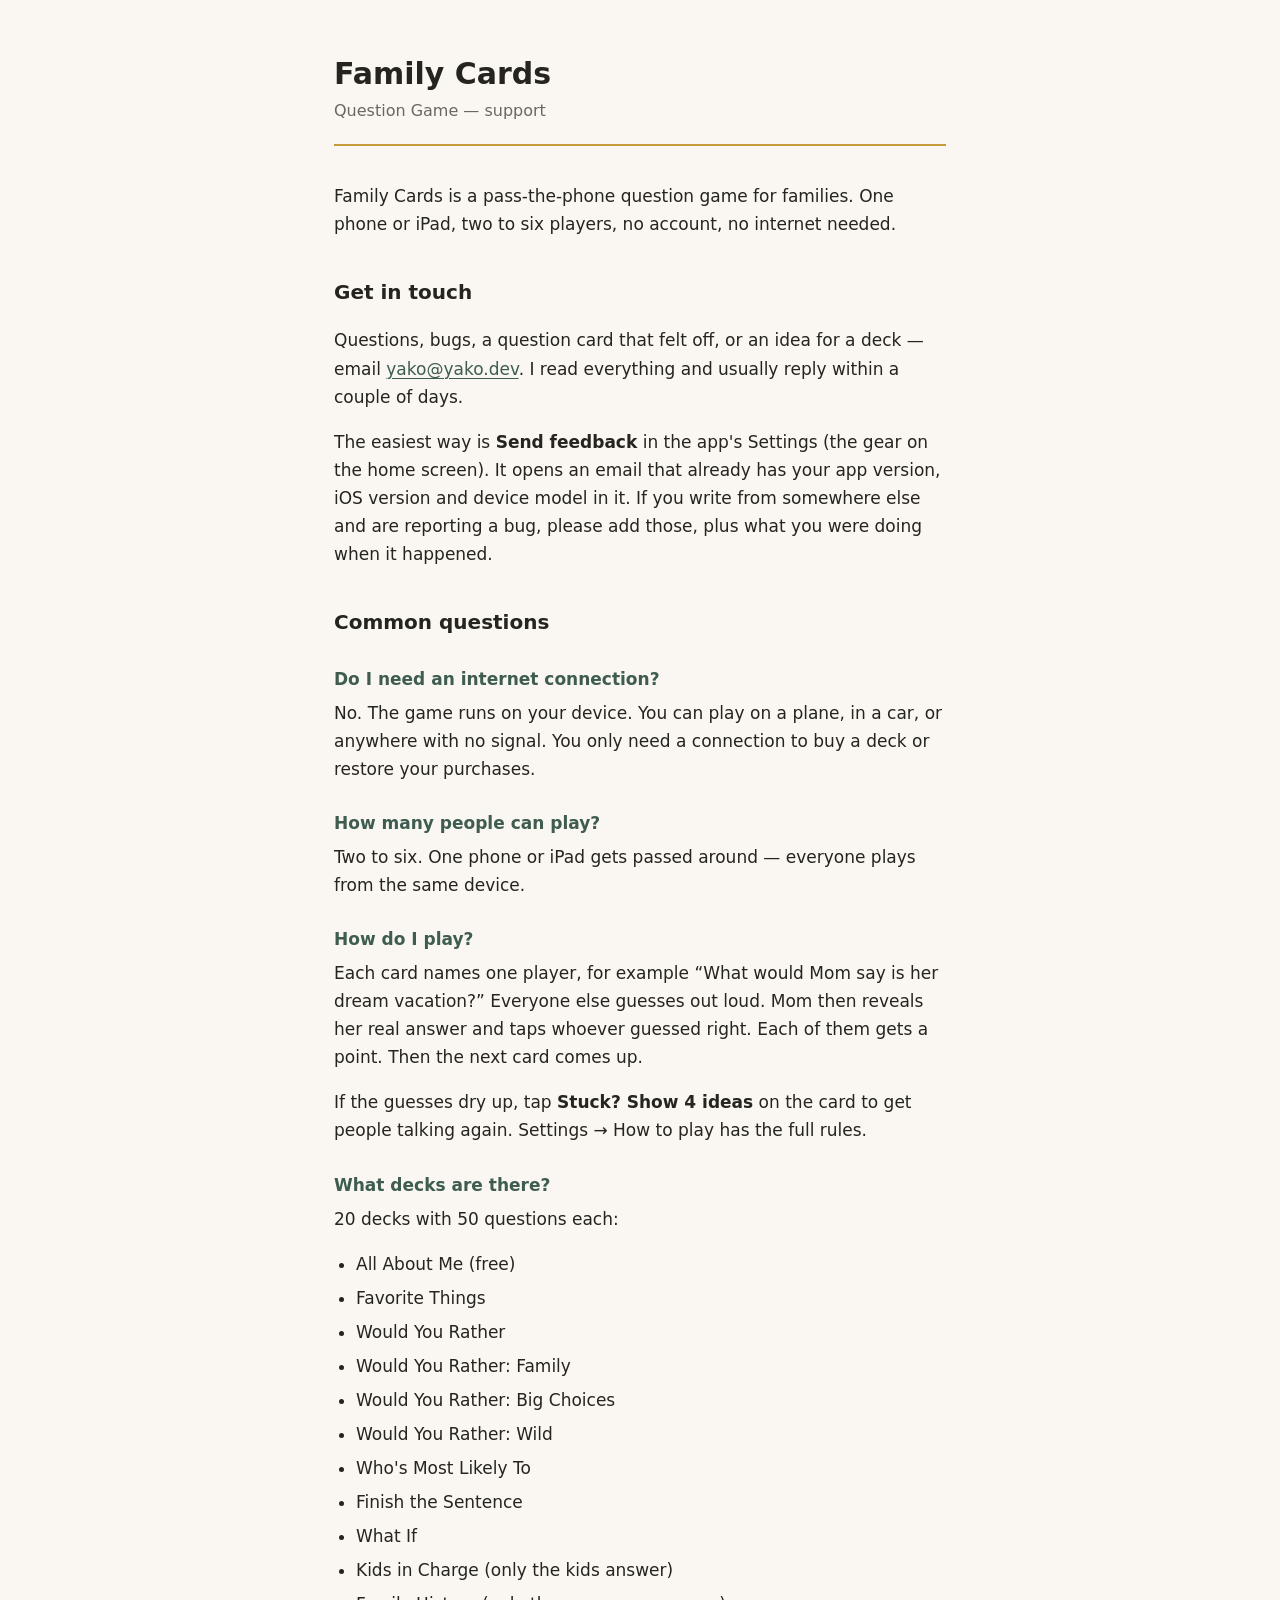
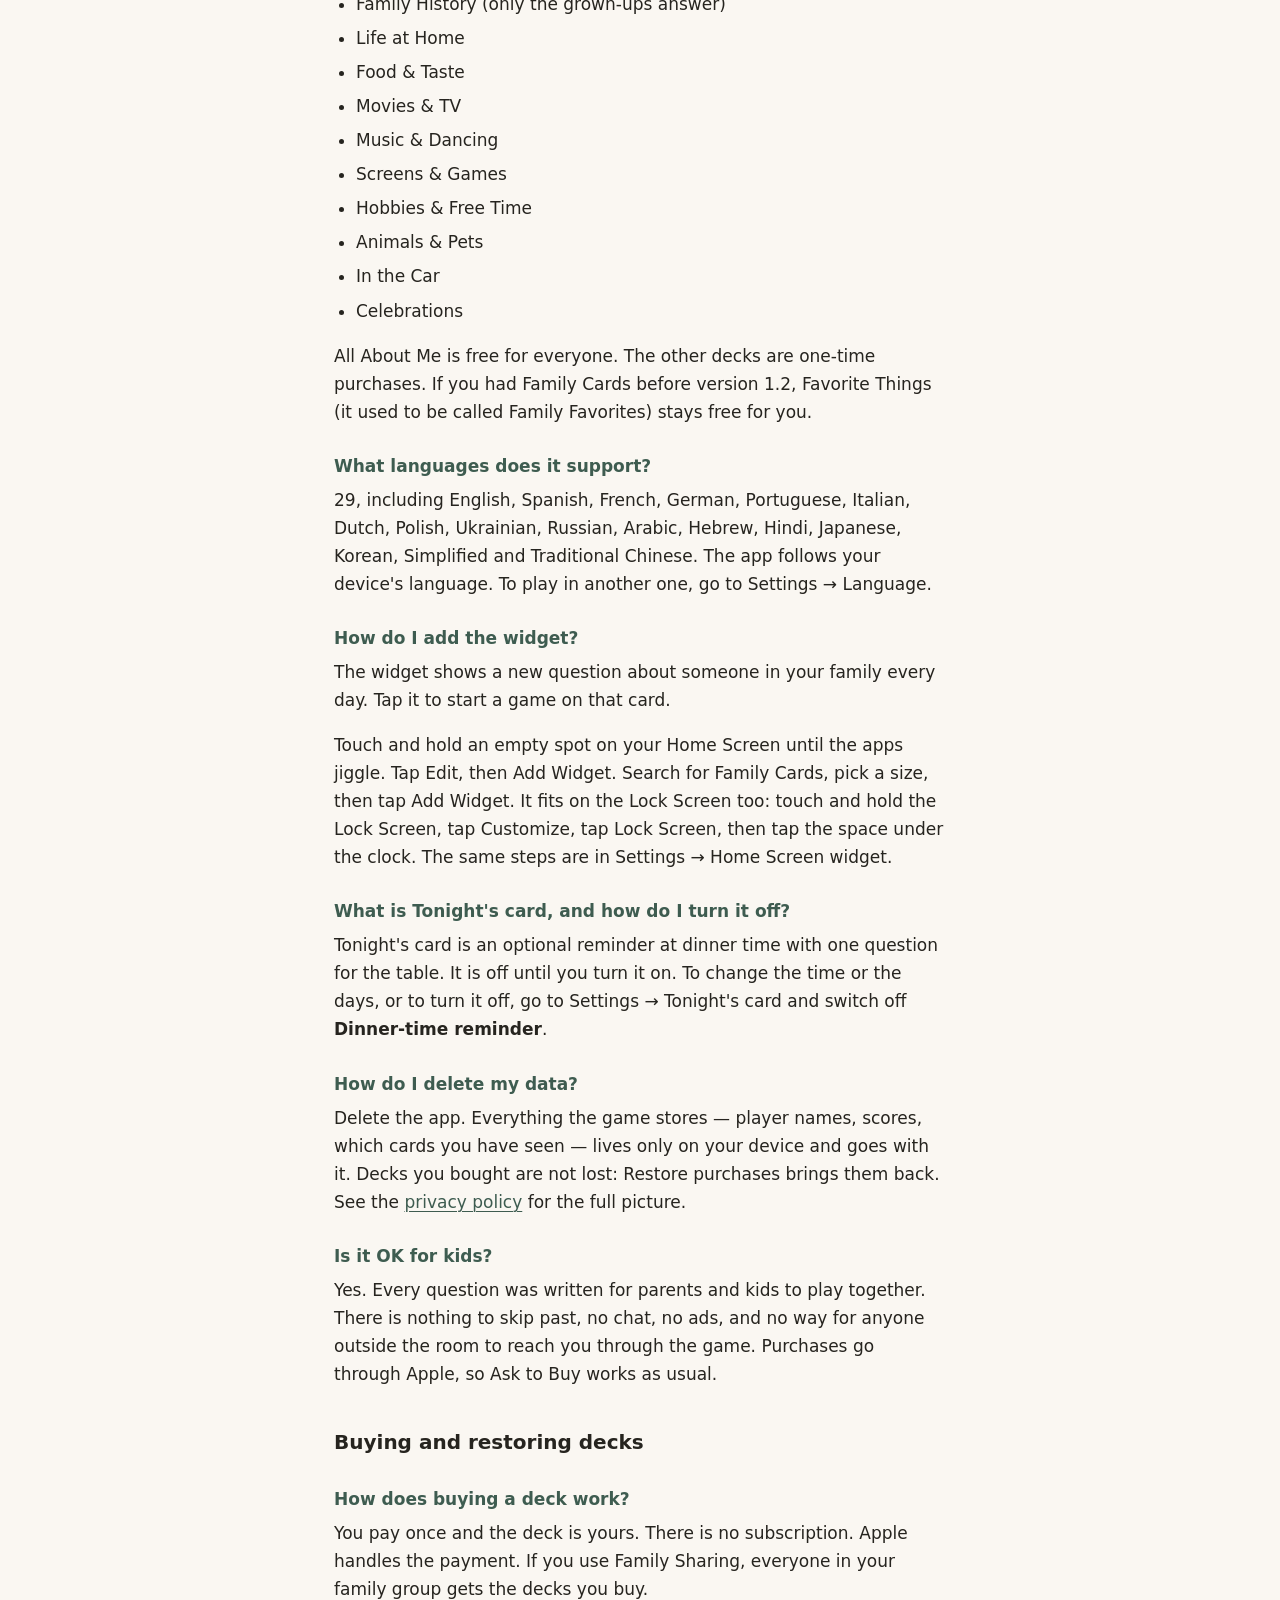
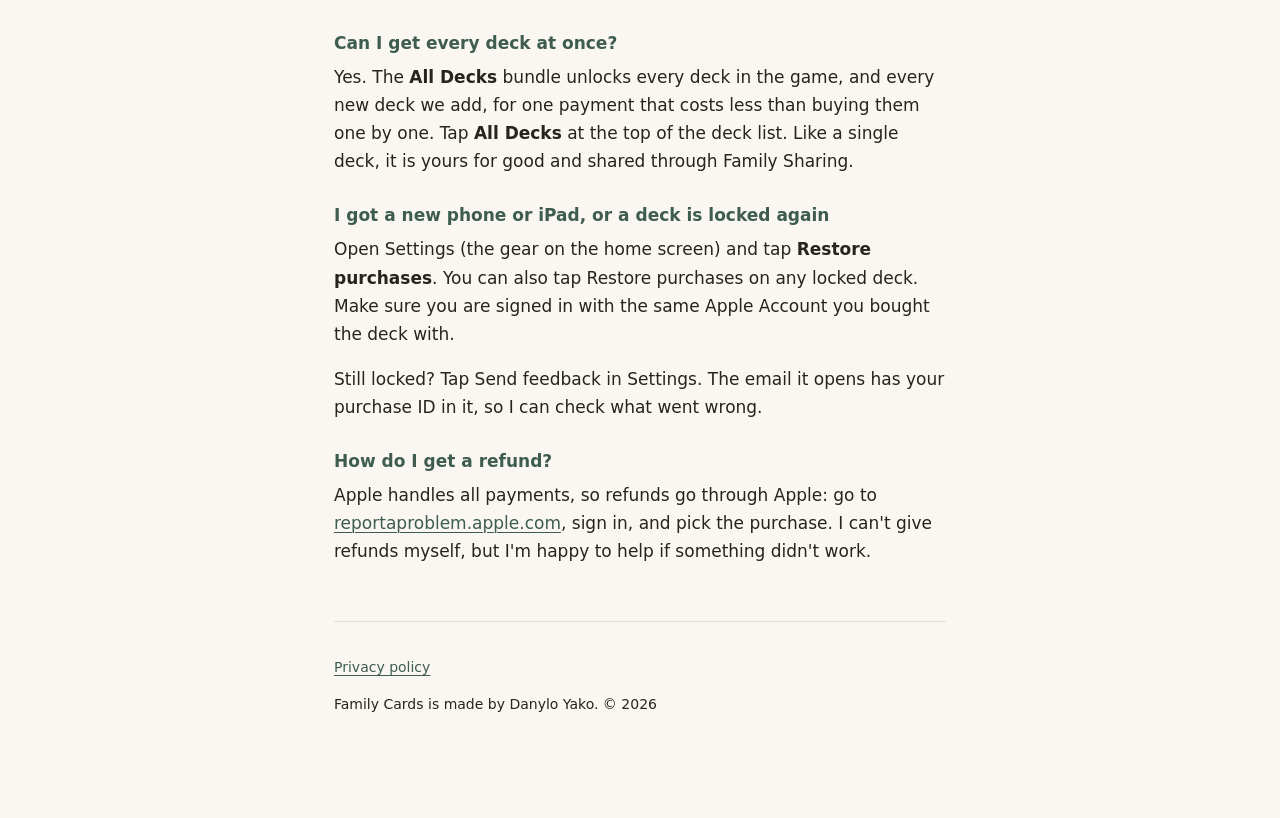
<file: index.html>
<!doctype html>
<html lang="en">
<head>
<meta charset="utf-8">
<meta name="viewport" content="width=device-width,initial-scale=1">
<title>Family Cards — Support</title>
<link rel="stylesheet" href="style.css">
</head>
<body>
<div class="wrap">
<header>
  <h1>Family Cards</h1>
  <p class="sub">Question Game — support</p>
</header>

<p>Family Cards is a pass-the-phone question game for families. One phone or iPad, two to six players, no account, no internet needed.</p>

<h2>Get in touch</h2>
<p>Questions, bugs, a question card that felt off, or an idea for a deck — email <a href="mailto:yako@yako.dev">yako@yako.dev</a>. I read everything and usually reply within a couple of days.</p>
<p>The easiest way is <strong>Send feedback</strong> in the app's Settings (the gear on the home screen). It opens an email that already has your app version, iOS version and device model in it. If you write from somewhere else and are reporting a bug, please add those, plus what you were doing when it happened.</p>

<h2>Common questions</h2>

<h3>Do I need an internet connection?</h3>
<p>No. The game runs on your device. You can play on a plane, in a car, or anywhere with no signal. You only need a connection to buy a deck or restore your purchases.</p>

<h3>How many people can play?</h3>
<p>Two to six. One phone or iPad gets passed around — everyone plays from the same device.</p>

<h3>How do I play?</h3>
<p>Each card names one player, for example “What would Mom say is her dream vacation?” Everyone else guesses out loud. Mom then reveals her real answer and taps whoever guessed right. Each of them gets a point. Then the next card comes up.</p>
<p>If the guesses dry up, tap <strong>Stuck? Show 4 ideas</strong> on the card to get people talking again. Settings → How to play has the full rules.</p>

<h3>What decks are there?</h3>
<p>20 decks with 50 questions each:</p>
<ul>
  <li>All About Me (free)</li>
  <li>Favorite Things</li>
  <li>Would You Rather</li>
  <li>Would You Rather: Family</li>
  <li>Would You Rather: Big Choices</li>
  <li>Would You Rather: Wild</li>
  <li>Who's Most Likely To</li>
  <li>Finish the Sentence</li>
  <li>What If</li>
  <li>Kids in Charge (only the kids answer)</li>
  <li>Family History (only the grown-ups answer)</li>
  <li>Life at Home</li>
  <li>Food &amp; Taste</li>
  <li>Movies &amp; TV</li>
  <li>Music &amp; Dancing</li>
  <li>Screens &amp; Games</li>
  <li>Hobbies &amp; Free Time</li>
  <li>Animals &amp; Pets</li>
  <li>In the Car</li>
  <li>Celebrations</li>
</ul>
<p>All About Me is free for everyone. The other decks are one-time purchases. If you had Family Cards before version 1.2, Favorite Things (it used to be called Family Favorites) stays free for you.</p>

<h3>What languages does it support?</h3>
<p>29, including English, Spanish, French, German, Portuguese, Italian, Dutch, Polish, Ukrainian, Russian, Arabic, Hebrew, Hindi, Japanese, Korean, Simplified and Traditional Chinese. The app follows your device's language. To play in another one, go to Settings → Language.</p>

<h3>How do I add the widget?</h3>
<p>The widget shows a new question about someone in your family every day. Tap it to start a game on that card.</p>
<p>Touch and hold an empty spot on your Home Screen until the apps jiggle. Tap Edit, then Add Widget. Search for Family Cards, pick a size, then tap Add Widget. It fits on the Lock Screen too: touch and hold the Lock Screen, tap Customize, tap Lock Screen, then tap the space under the clock. The same steps are in Settings → Home Screen widget.</p>

<h3>What is Tonight's card, and how do I turn it off?</h3>
<p>Tonight's card is an optional reminder at dinner time with one question for the table. It is off until you turn it on. To change the time or the days, or to turn it off, go to Settings → Tonight's card and switch off <strong>Dinner-time reminder</strong>.</p>

<h3>How do I delete my data?</h3>
<p>Delete the app. Everything the game stores — player names, scores, which cards you have seen — lives only on your device and goes with it. Decks you bought are not lost: Restore purchases brings them back. See the <a href="privacy.html">privacy policy</a> for the full picture.</p>

<h3>Is it OK for kids?</h3>
<p>Yes. Every question was written for parents and kids to play together. There is nothing to skip past, no chat, no ads, and no way for anyone outside the room to reach you through the game. Purchases go through Apple, so Ask to Buy works as usual.</p>

<h2>Buying and restoring decks</h2>

<h3>How does buying a deck work?</h3>
<p>You pay once and the deck is yours. There is no subscription. Apple handles the payment. If you use Family Sharing, everyone in your family group gets the decks you buy.</p>

<h3>Can I get every deck at once?</h3>
<p>Yes. The <strong>All Decks</strong> bundle unlocks every deck in the game, and every new deck we add, for one payment that costs less than buying them one by one. Tap <strong>All Decks</strong> at the top of the deck list. Like a single deck, it is yours for good and shared through Family Sharing.</p>

<h3>I got a new phone or iPad, or a deck is locked again</h3>
<p>Open Settings (the gear on the home screen) and tap <strong>Restore purchases</strong>. You can also tap Restore purchases on any locked deck. Make sure you are signed in with the same Apple Account you bought the deck with.</p>
<p>Still locked? Tap Send feedback in Settings. The email it opens has your purchase ID in it, so I can check what went wrong.</p>

<h3>How do I get a refund?</h3>
<p>Apple handles all payments, so refunds go through Apple: go to <a href="https://reportaproblem.apple.com" rel="noopener">reportaproblem.apple.com</a>, sign in, and pick the purchase. I can't give refunds myself, but I'm happy to help if something didn't work.</p>

<footer>
  <p><a href="privacy.html">Privacy policy</a></p>
  <p>Family Cards is made by Danylo Yako. © 2026</p>
</footer>
</div>
</body>
</html>
</file>
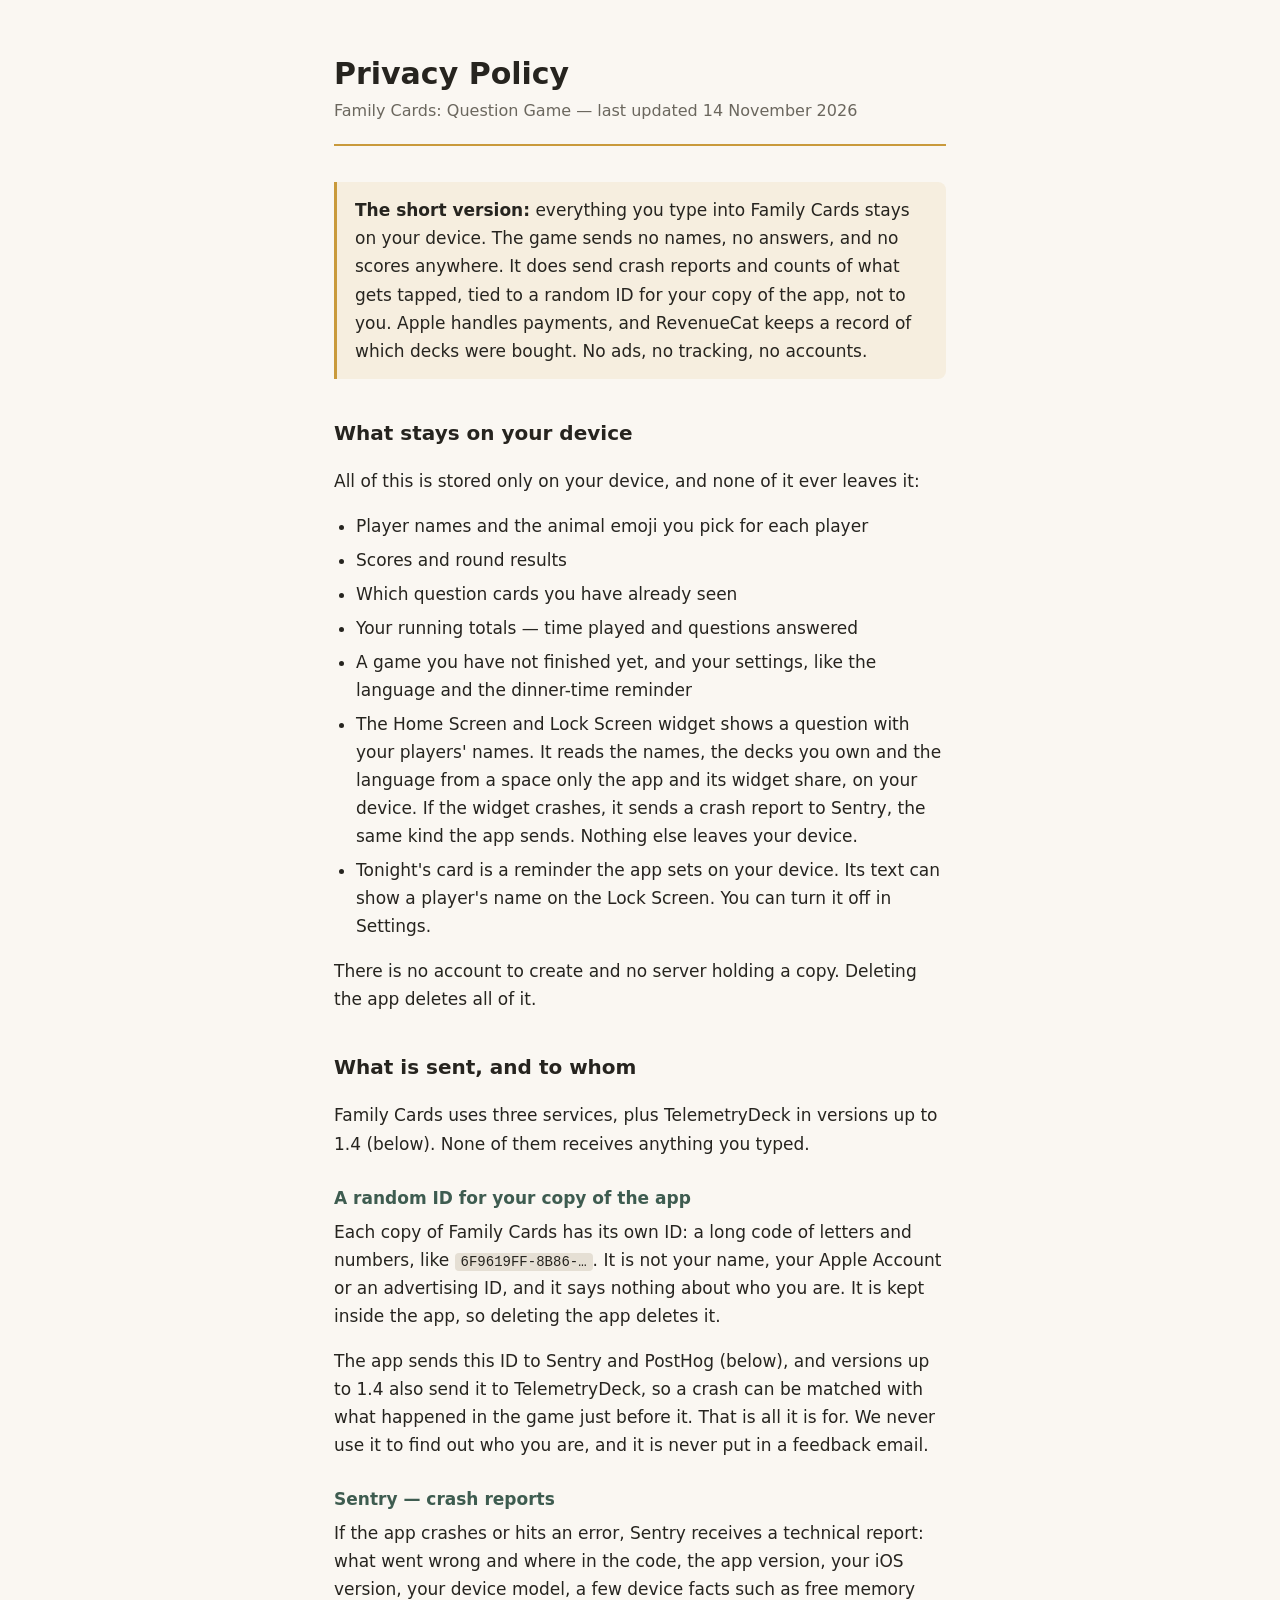
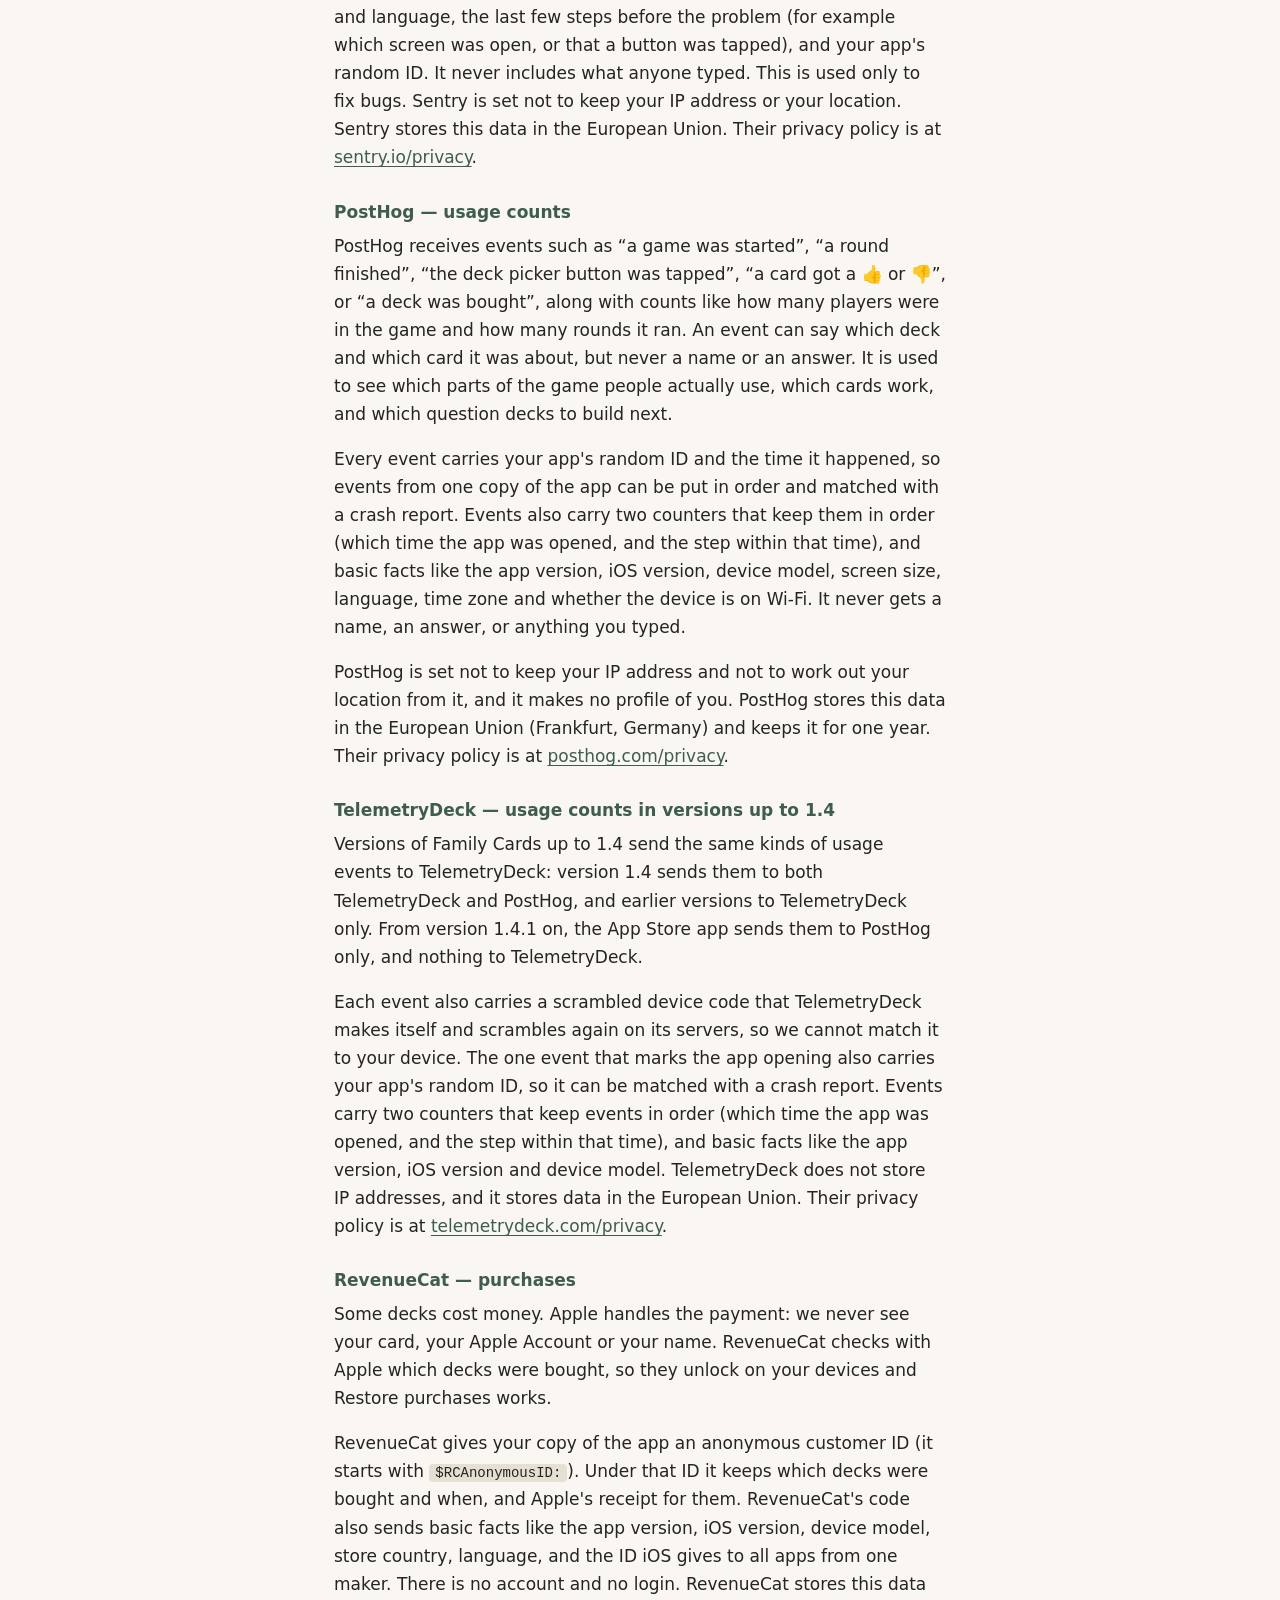
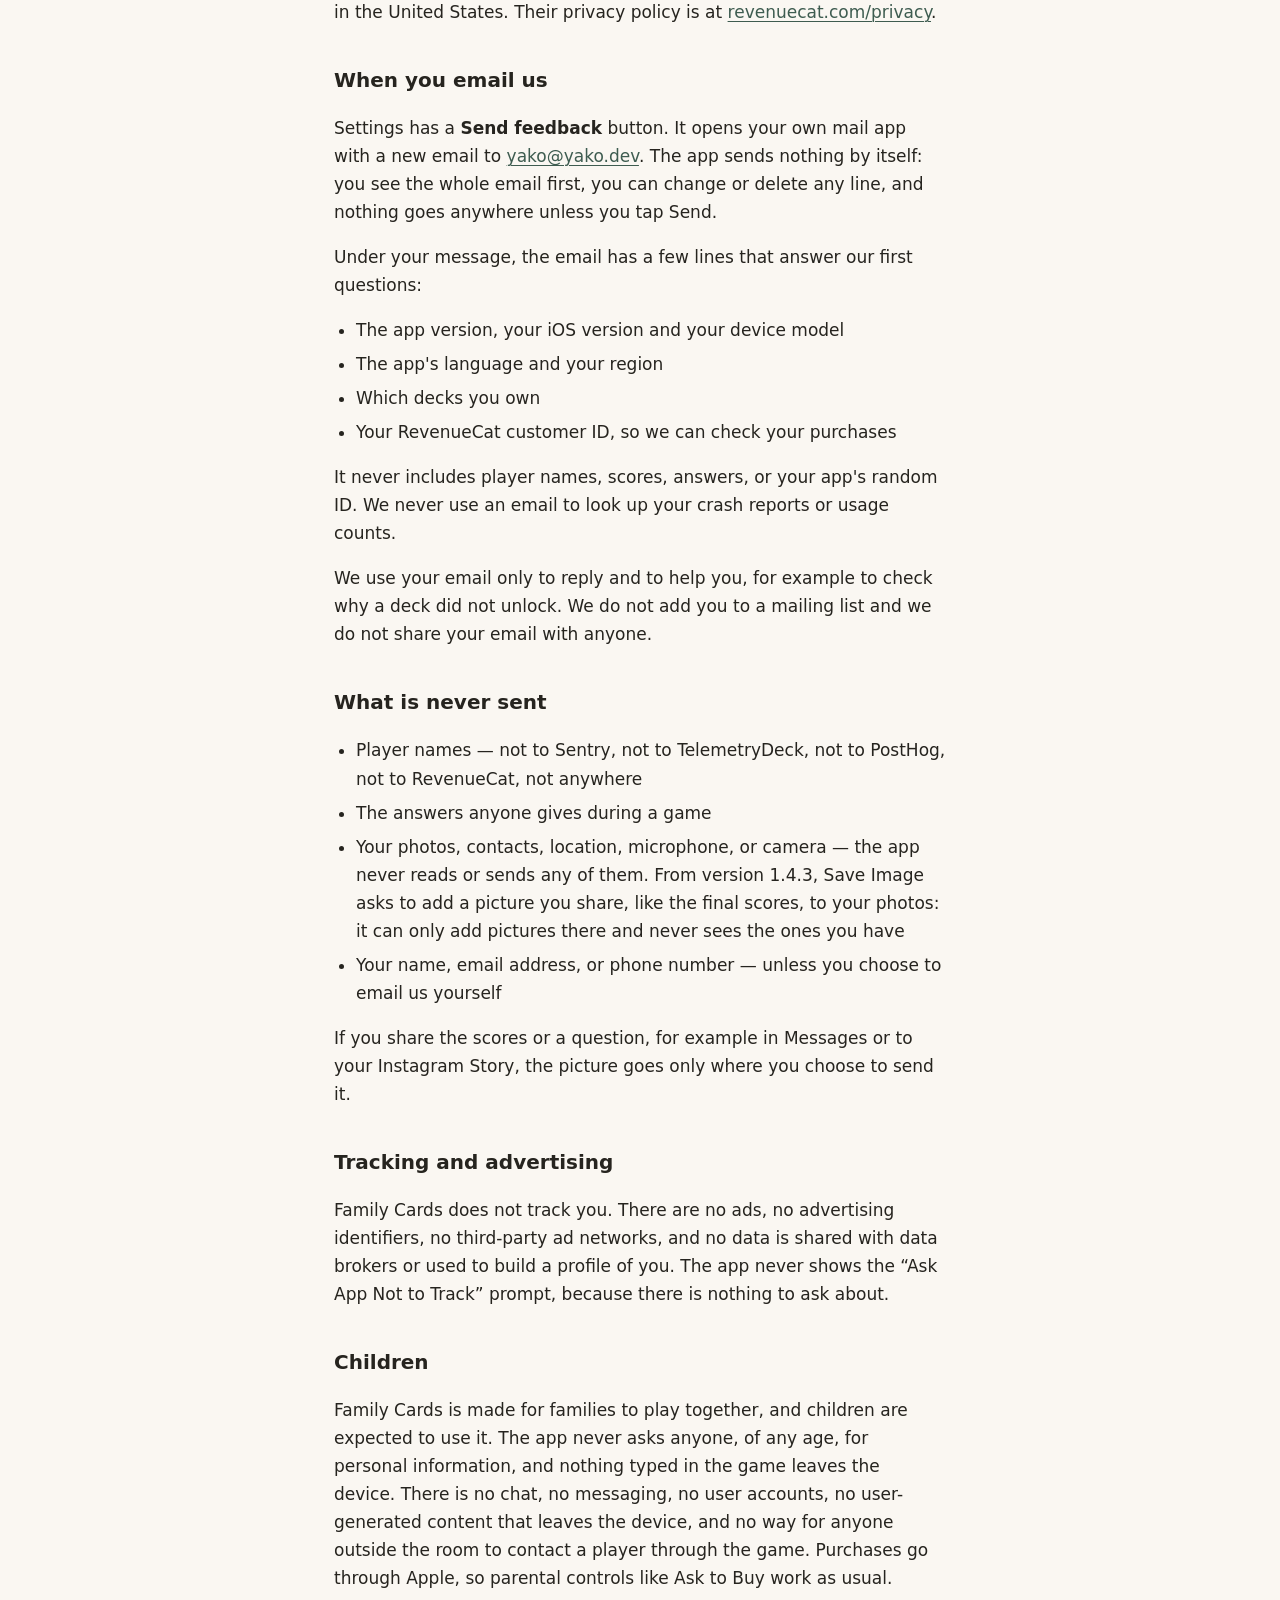
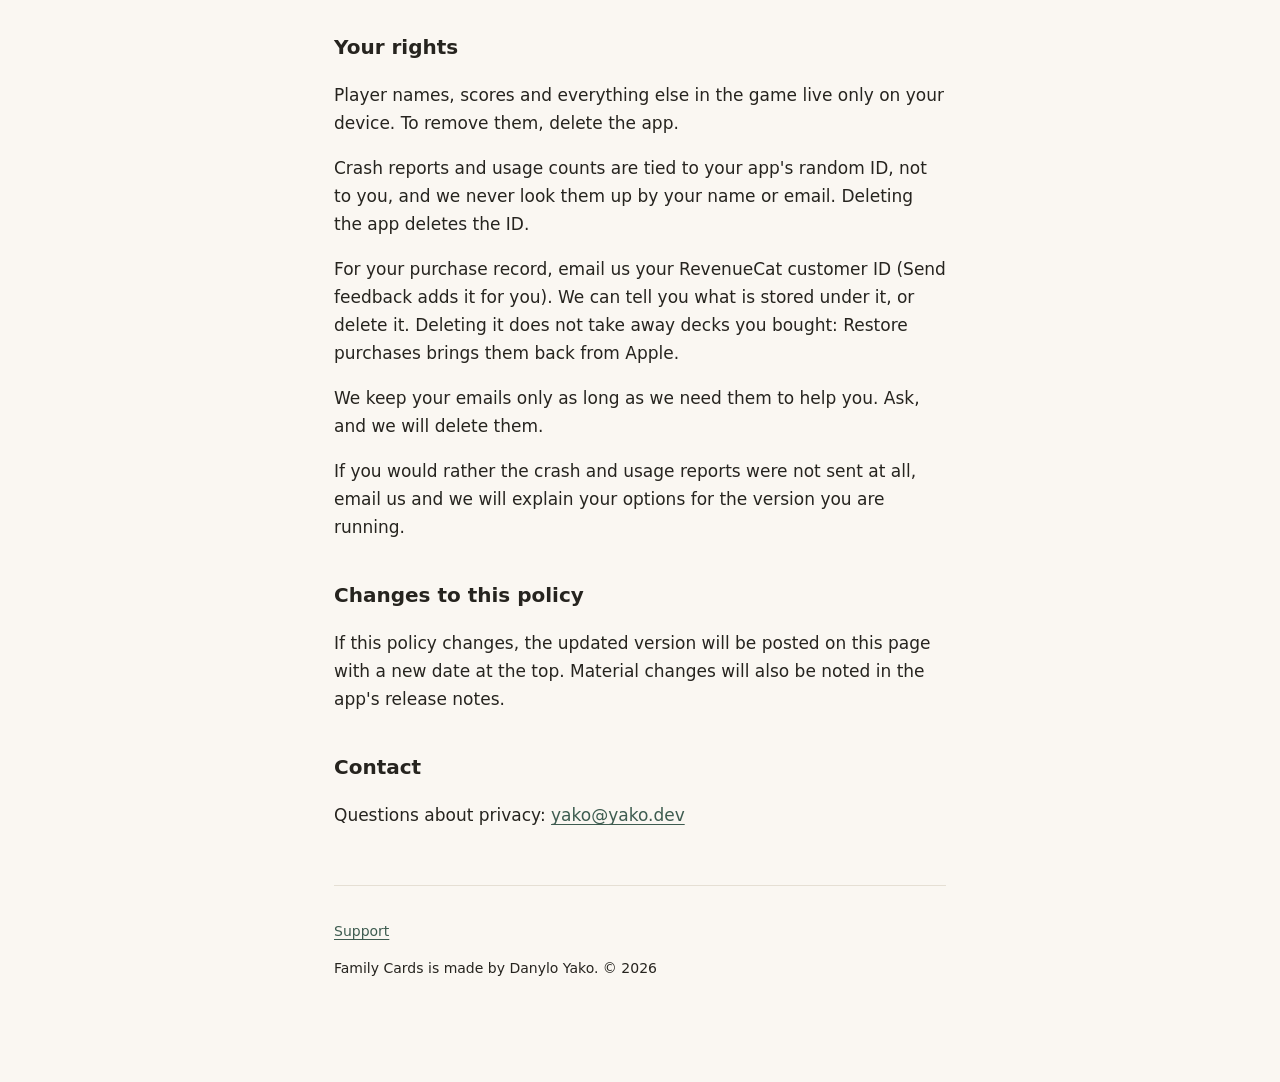
<file: privacy.html>
<!doctype html>
<html lang="en">
<head>
<meta charset="utf-8">
<meta name="viewport" content="width=device-width,initial-scale=1">
<title>Family Cards — Privacy Policy</title>
<link rel="stylesheet" href="style.css">
</head>
<body>
<div class="wrap">
<header>
  <h1>Privacy Policy</h1>
  <p class="sub">Family Cards: Question Game — last updated 14 November 2026</p>
</header>

<div class="note">
  <strong>The short version:</strong> everything you type into Family Cards stays on your device. The game sends no names, no answers, and no scores anywhere. It does send crash reports and counts of what gets tapped, tied to a random ID for your copy of the app, not to you. Apple handles payments, and RevenueCat keeps a record of which decks were bought. No ads, no tracking, no accounts.
</div>

<h2>What stays on your device</h2>
<p>All of this is stored only on your device, and none of it ever leaves it:</p>
<ul>
  <li>Player names and the animal emoji you pick for each player</li>
  <li>Scores and round results</li>
  <li>Which question cards you have already seen</li>
  <li>Your running totals — time played and questions answered</li>
  <li>A game you have not finished yet, and your settings, like the language and the dinner-time reminder</li>
  <li>The Home Screen and Lock Screen widget shows a question with your players' names. It reads the names, the decks you own and the language from a space only the app and its widget share, on your device. If the widget crashes, it sends a crash report to Sentry, the same kind the app sends. Nothing else leaves your device.</li>
  <li>Tonight's card is a reminder the app sets on your device. Its text can show a player's name on the Lock Screen. You can turn it off in Settings.</li>
</ul>
<p>There is no account to create and no server holding a copy. Deleting the app deletes all of it.</p>

<h2>What is sent, and to whom</h2>
<p>Family Cards uses three services, plus TelemetryDeck in versions up to 1.4 (below). None of them receives anything you typed.</p>

<h3>A random ID for your copy of the app</h3>
<p>Each copy of Family Cards has its own ID: a long code of letters and numbers, like <code>6F9619FF-8B86-…</code>. It is not your name, your Apple Account or an advertising ID, and it says nothing about who you are. It is kept inside the app, so deleting the app deletes it.</p>
<p>The app sends this ID to Sentry and PostHog (below), and versions up to 1.4 also send it to TelemetryDeck, so a crash can be matched with what happened in the game just before it. That is all it is for. We never use it to find out who you are, and it is never put in a feedback email.</p>

<h3>Sentry — crash reports</h3>
<p>If the app crashes or hits an error, Sentry receives a technical report: what went wrong and where in the code, the app version, your iOS version, your device model, a few device facts such as free memory and language, the last few steps before the problem (for example which screen was open, or that a button was tapped), and your app's random ID. It never includes what anyone typed. This is used only to fix bugs. Sentry is set not to keep your IP address or your location. Sentry stores this data in the European Union. Their privacy policy is at <a href="https://sentry.io/privacy/" rel="noopener">sentry.io/privacy</a>.</p>

<h3>PostHog — usage counts</h3>
<p>PostHog receives events such as “a game was started”, “a round finished”, “the deck picker button was tapped”, “a card got a 👍 or 👎”, or “a deck was bought”, along with counts like how many players were in the game and how many rounds it ran. An event can say which deck and which card it was about, but never a name or an answer. It is used to see which parts of the game people actually use, which cards work, and which question decks to build next.</p>
<p>Every event carries your app's random ID and the time it happened, so events from one copy of the app can be put in order and matched with a crash report. Events also carry two counters that keep them in order (which time the app was opened, and the step within that time), and basic facts like the app version, iOS version, device model, screen size, language, time zone and whether the device is on Wi‑Fi. It never gets a name, an answer, or anything you typed.</p>
<p>PostHog is set not to keep your IP address and not to work out your location from it, and it makes no profile of you. PostHog stores this data in the European Union (Frankfurt, Germany) and keeps it for one year. Their privacy policy is at <a href="https://posthog.com/privacy" rel="noopener">posthog.com/privacy</a>.</p>

<h3>TelemetryDeck — usage counts in versions up to 1.4</h3>
<p>Versions of Family Cards up to 1.4 send the same kinds of usage events to TelemetryDeck: version 1.4 sends them to both TelemetryDeck and PostHog, and earlier versions to TelemetryDeck only. From version 1.4.1 on, the App Store app sends them to PostHog only, and nothing to TelemetryDeck.</p>
<p>Each event also carries a scrambled device code that TelemetryDeck makes itself and scrambles again on its servers, so we cannot match it to your device. The one event that marks the app opening also carries your app's random ID, so it can be matched with a crash report. Events carry two counters that keep events in order (which time the app was opened, and the step within that time), and basic facts like the app version, iOS version and device model. TelemetryDeck does not store IP addresses, and it stores data in the European Union. Their privacy policy is at <a href="https://telemetrydeck.com/privacy/" rel="noopener">telemetrydeck.com/privacy</a>.</p>

<h3>RevenueCat — purchases</h3>
<p>Some decks cost money. Apple handles the payment: we never see your card, your Apple Account or your name. RevenueCat checks with Apple which decks were bought, so they unlock on your devices and Restore purchases works.</p>
<p>RevenueCat gives your copy of the app an anonymous customer ID (it starts with <code>$RCAnonymousID:</code>). Under that ID it keeps which decks were bought and when, and Apple's receipt for them. RevenueCat's code also sends basic facts like the app version, iOS version, device model, store country, language, and the ID iOS gives to all apps from one maker. There is no account and no login. RevenueCat stores this data in the United States. Their privacy policy is at <a href="https://www.revenuecat.com/privacy/" rel="noopener">revenuecat.com/privacy</a>.</p>

<h2>When you email us</h2>
<p>Settings has a <strong>Send feedback</strong> button. It opens your own mail app with a new email to <a href="mailto:yako@yako.dev">yako@yako.dev</a>. The app sends nothing by itself: you see the whole email first, you can change or delete any line, and nothing goes anywhere unless you tap Send.</p>
<p>Under your message, the email has a few lines that answer our first questions:</p>
<ul>
  <li>The app version, your iOS version and your device model</li>
  <li>The app's language and your region</li>
  <li>Which decks you own</li>
  <li>Your RevenueCat customer ID, so we can check your purchases</li>
</ul>
<p>It never includes player names, scores, answers, or your app's random ID. We never use an email to look up your crash reports or usage counts.</p>
<p>We use your email only to reply and to help you, for example to check why a deck did not unlock. We do not add you to a mailing list and we do not share your email with anyone.</p>

<h2>What is never sent</h2>
<ul>
  <li>Player names — not to Sentry, not to TelemetryDeck, not to PostHog, not to RevenueCat, not anywhere</li>
  <li>The answers anyone gives during a game</li>
  <li>Your photos, contacts, location, microphone, or camera — the app never reads or sends any of them. From version 1.4.3, Save Image asks to add a picture you share, like the final scores, to your photos: it can only add pictures there and never sees the ones you have</li>
  <li>Your name, email address, or phone number — unless you choose to email us yourself</li>
</ul>
<p>If you share the scores or a question, for example in Messages or to your Instagram Story, the picture goes only where you choose to send it.</p>

<h2>Tracking and advertising</h2>
<p>Family Cards does not track you. There are no ads, no advertising identifiers, no third-party ad networks, and no data is shared with data brokers or used to build a profile of you. The app never shows the “Ask App Not to Track” prompt, because there is nothing to ask about.</p>

<h2>Children</h2>
<p>Family Cards is made for families to play together, and children are expected to use it. The app never asks anyone, of any age, for personal information, and nothing typed in the game leaves the device. There is no chat, no messaging, no user accounts, no user-generated content that leaves the device, and no way for anyone outside the room to contact a player through the game. Purchases go through Apple, so parental controls like Ask to Buy work as usual.</p>

<h2>Your rights</h2>
<p>Player names, scores and everything else in the game live only on your device. To remove them, delete the app.</p>
<p>Crash reports and usage counts are tied to your app's random ID, not to you, and we never look them up by your name or email. Deleting the app deletes the ID.</p>
<p>For your purchase record, email us your RevenueCat customer ID (Send feedback adds it for you). We can tell you what is stored under it, or delete it. Deleting it does not take away decks you bought: Restore purchases brings them back from Apple.</p>
<p>We keep your emails only as long as we need them to help you. Ask, and we will delete them.</p>
<p>If you would rather the crash and usage reports were not sent at all, email us and we will explain your options for the version you are running.</p>

<h2>Changes to this policy</h2>
<p>If this policy changes, the updated version will be posted on this page with a new date at the top. Material changes will also be noted in the app's release notes.</p>

<h2>Contact</h2>
<p>Questions about privacy: <a href="mailto:yako@yako.dev">yako@yako.dev</a></p>

<footer>
  <p><a href="index.html">Support</a></p>
  <p>Family Cards is made by Danylo Yako. © 2026</p>
</footer>
</div>
</body>
</html>
</file>
<file: style.css>
:root{--paper:#FAF7F2;--ink:#26241F;--felt:#3E5C50;--honey:#C99A3C;--muted:#6B675E;--rule:#E5DFD4}
@media (prefers-color-scheme:dark){:root{--paper:#171D1A;--ink:#EDEAE3;--felt:#7FA491;--honey:#C99A3C;--muted:#9A968C;--rule:#2A322D}}
*{box-sizing:border-box}
body{margin:0;background:var(--paper);color:var(--ink);
  font:17px/1.65 -apple-system,BlinkMacSystemFont,"Segoe UI",system-ui,sans-serif;
  -webkit-text-size-adjust:100%}
.wrap{max-width:660px;margin:0 auto;padding:56px 24px 88px}
header{border-bottom:2px solid var(--honey);padding-bottom:20px;margin-bottom:36px}
h1{font-size:30px;line-height:1.2;margin:0 0 6px}
.sub{color:var(--muted);margin:0;font-size:16px}
h2{font-size:20px;margin:38px 0 10px}
p,li{color:var(--ink)}
ul{padding-left:22px}
li{margin:6px 0}
a{color:var(--felt);text-decoration-thickness:1px;text-underline-offset:3px}
.note{background:rgba(201,154,60,.1);border-left:3px solid var(--honey);
  padding:14px 18px;margin:24px 0;border-radius:0 8px 8px 0}
footer{margin-top:56px;padding-top:20px;border-top:1px solid var(--rule);
  color:var(--muted);font-size:14px}
code{background:var(--rule);padding:1px 6px;border-radius:4px;font-size:14px}
h3{font-size:17px;margin:26px 0 6px;color:var(--felt)}
h3+p{margin-top:0}
</file>
